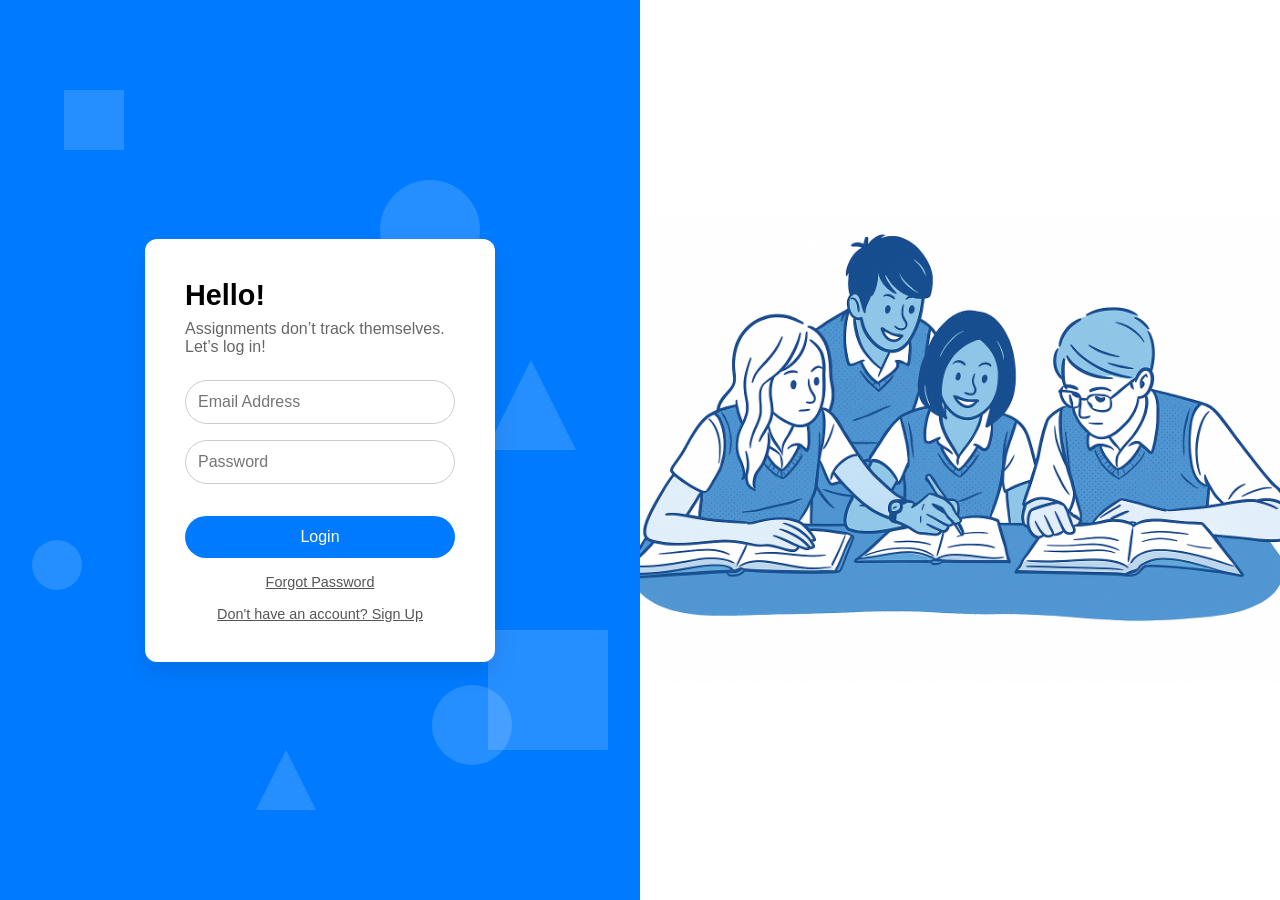
<file: index.html>
<!DOCTYPE html>
<html lang="en">
<head>
  <meta charset="UTF-8" />
  <meta name="viewport" content="width=device-width, initial-scale=1.0">
  <title>Login Sistem Manajemen Belajar</title>
  <link rel="stylesheet" href="/css/index.css">
</head>
<body>
  <div class="left-section">
    <!-- Background Shapes -->
    <div class="shape square" style="--size: 60px; top: 10%; left: 10%;"></div>
    <div class="shape square" style="--size: 100px; top: 30%; left: 25%;"></div>
    <div class="shape circle" style="--size: 80px; bottom: 15%; right: 20%;"></div>
    <div class="shape circle" style="--size: 50px; top: 60%; left: 5%;"></div>
    <div class="shape triangle" style="--size: 90px; top: 40%; right: 10%;"></div>
    <div class="shape triangle" style="--size: 60px; bottom: 10%; left: 40%;"></div>
    <div class="shape square" style="--size: 120px; top: 70%; right: 5%;"></div>
    <div class="shape circle" style="--size: 100px; top: 20%; right: 25%;"></div>

    <!-- Login Box -->
    <div class="login-box">
      <h2>Hello!</h2>
      <p>Assignments don’t track themselves. Let’s log in!</p>
      <form id="loginForm">
        <div class="input-group">
          <input type="email" id="email" placeholder="Email Address" required />
        </div>
        <div class="input-group">
          <input type="password" id="password" placeholder="Password" required />
        </div>
        <button class="login-btn" type="submit">Login</button>
        <div class="forgot">Forgot Password</div>
      </form>
      <div class="signup" id="signupLink">Don't have an account? Sign Up</div>
    </div>
  </div>

  <div class="right-section">
    <img src="/image/Login image.png" alt="Login Illustration" style="width: 200%; max-width: 700px;">
  </div>

  <!-- JavaScript -->
  <script src="/javascript/index.js"></script>
  <script src="/javascript/auth.js"></script>
</body>
</html>
</file>
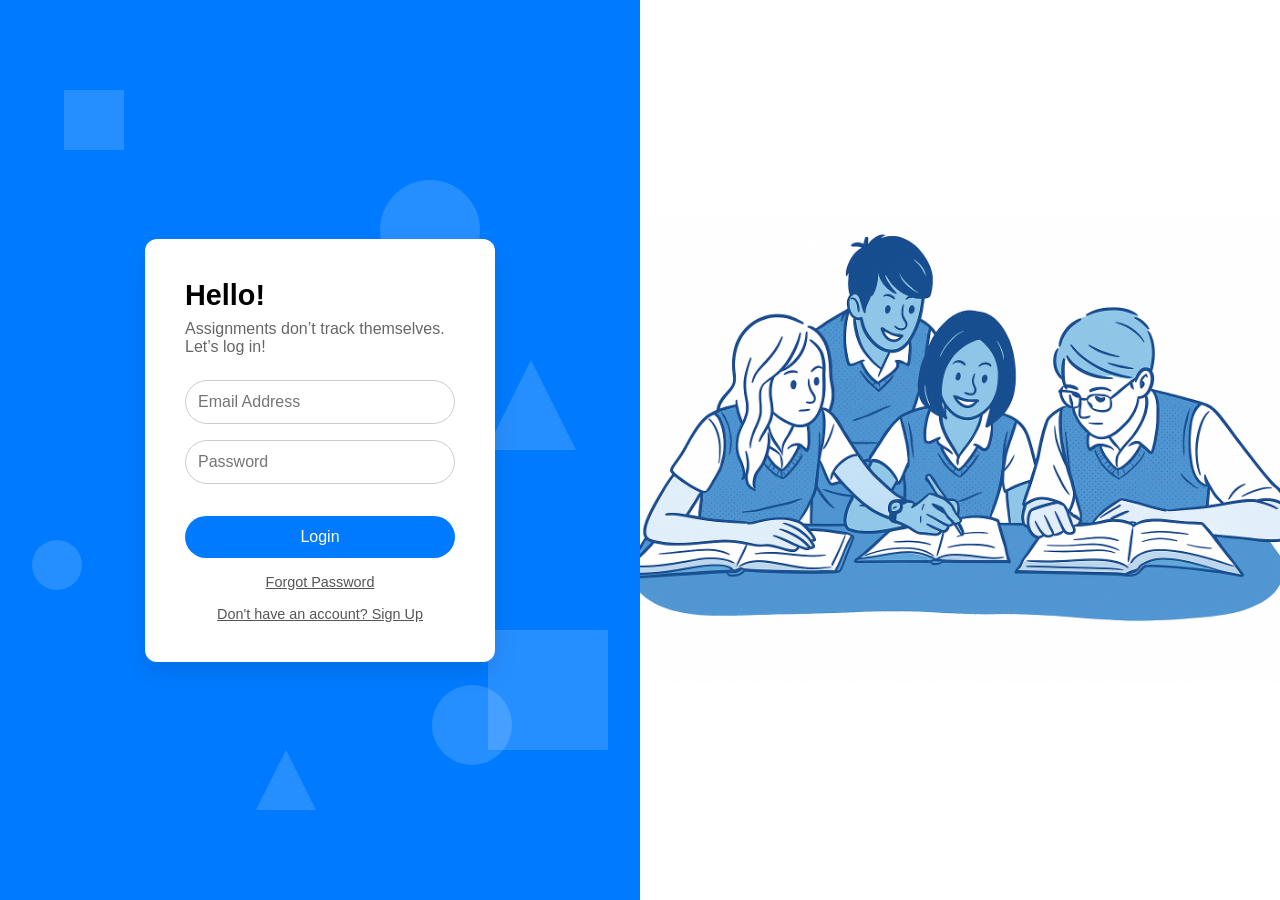
<file: assignment.html>
<!DOCTYPE html>
<html lang="en">
<head>
  <meta charset="UTF-8" />
  <title>Assignment Detail</title>
  <link rel="stylesheet" href="/css/assignment.css" />
  <link rel="stylesheet" href="/css/subject.css" /> 
  <link rel="stylesheet" href="https://cdnjs.cloudflare.com/ajax/libs/font-awesome/6.0.0/css/all.min.css" />
  <style>
    .subtask-item {
      display: flex;
      align-items: center;
      gap: 10px;
      padding: 8px 12px;
      background: #fff;
      border: 1px solid #ccc;
      border-radius: 8px;
      margin: 8px 0;
      font-weight: 500;
    }
    .subtask-item input[type="checkbox"] {
      width: 20px;
      height: 20px;
    }
  </style>
</head>
<body>

  <!-- Navbar -->
  <div class="navbar">
    <div class="logo-container">
      <img src="/image/EduTrack.png" alt="EduTrack Logo" class="logo-img">
    </div>
    <div class="user-actions">
      <button id="notifBtn"><i class="fas fa-bell"></i></button>
      <div class="popup notif-popup hidden" id="notifPopup">
        <div id="notifContent">No upcoming assignments</div>
      </div>
      <div id="userBtn">
        <div class="user-icon"><i class="fas fa-user"></i></div>
        <span id="currentUserName">User</span>
      </div>
      <div class="popup user-popup hidden" id="userPopup">
        <button id="userSettingsBtn">User Settings</button>
        <button id="aboutBtn">About</button>
        <button id="logoutBtn">Logout</button>
      </div>
    </div>
  </div>

  <!-- Kontainer Assignment -->
  <div class="assignment-container">
    <!-- Tombol Back -->
    <div class="assignment-header">
      <button class="back-button" onclick="window.location.href='subject.html'">&#x3C;</button>
    </div>

    <!-- Assignment Title -->
    <h2 id="assignmentTitle">[Assignment]</h2>

    <!-- Input Subtask -->
    <input type="number" id="taskCount" placeholder="Jumlah nomor subtask" />
    <button onclick="generateSubtasks()">Buat Subtask</button>
    <button onclick="deleteAllSubtasks()" style="background-color:#dc2626;">Hapus Semua</button>

    <!-- Subtask Box -->
    <div id="subtasks"></div>
    <div id="progressBar"><div id="progress"></div></div>
  </div>

  <script>
    const assignment = JSON.parse(sessionStorage.getItem("currentAssignment"));
    if (!assignment) {
      alert("Assignment tidak ditemukan.");
      window.location.href = "subject.html";
    }

    document.getElementById("assignmentTitle").innerText =
      `${assignment.name} - Deadline: ${assignment.deadline}`;

    document.addEventListener("DOMContentLoaded", () => {
      const fullName = sessionStorage.getItem("currentUserName") || "User";
      document.getElementById("currentUserName").textContent = fullName;
      document.getElementById("logoutBtn").addEventListener("click", () => {
        sessionStorage.clear();
        window.location.href = "index.html";
      });

      document.getElementById("notifBtn").addEventListener("click", () => {
        document.getElementById("notifPopup").classList.toggle("hidden");
        document.getElementById("userPopup").classList.add("hidden");
        loadNotifications();
      });

      document.getElementById("userBtn").addEventListener("click", () => {
        document.getElementById("userPopup").classList.toggle("hidden");
        document.getElementById("notifPopup").classList.add("hidden");
      });

      document.addEventListener("click", (e) => {
        if (!e.target.closest("#userBtn") && !e.target.closest("#userPopup")) {
          document.getElementById("userPopup").classList.add("hidden");
        }
        if (!e.target.closest("#notifBtn") && !e.target.closest("#notifPopup")) {
          document.getElementById("notifPopup").classList.add("hidden");
        }
      });

      loadSubtasks();
      loadNotifications();
    });

    const subtasksContainer = document.getElementById("subtasks");
    const progressBar = document.getElementById("progress");

    async function loadSubtasks() {
      try {
        const res = await fetch(`http://localhost:5000/subtasks/${assignment.id}`, {
          credentials: "include"
        });
        const subtasks = await res.json();
        if (res.ok) {
          renderSubtasks(subtasks);
        } else {
          alert("Gagal memuat subtasks.");
        }
      } catch (err) {
        console.error("Gagal load subtasks:", err);
      }
    }

    function renderSubtasks(subtasks) {
      subtasksContainer.innerHTML = "";
      let checked = 0;

      subtasks.forEach(sub => {
        const item = document.createElement("div");
        item.className = "subtask-item";
        item.innerHTML = `
          <input type="checkbox" id="sub-${sub.id}" ${sub.is_checked ? "checked" : ""}>
          <label for="sub-${sub.id}">${sub.name}</label>
        `;
        const checkbox = item.querySelector("input");
        checkbox.addEventListener("change", () => toggleSubtask(sub.id, checkbox.checked));
        subtasksContainer.appendChild(item);
        if (sub.is_checked) checked++;
      });

      const percent = subtasks.length === 0 ? 0 : Math.round((checked / subtasks.length) * 100);
      progressBar.style.width = percent + "%";
    }

    async function toggleSubtask(id, value) {
      try {
        await fetch(`http://localhost:5000/subtasks/${id}`, {
          method: "PUT",
          credentials: "include",
          headers: { "Content-Type": "application/json" },
          body: JSON.stringify({ is_checked: value })
        });
        loadSubtasks();
      } catch (err) {
        alert("Gagal update checklist.");
      }
    }

    async function generateSubtasks() {
      const count = parseInt(document.getElementById("taskCount").value);
      if (!count || count < 1) return alert("Jumlah tidak valid");

      let existing = [];
      try {
        const res = await fetch(`http://localhost:5000/subtasks/${assignment.id}`, { credentials: "include" });
        if (res.ok) existing = await res.json();
      } catch (err) {
        console.error("Gagal validasi:", err);
      }

      const existingNames = existing.map(e => e.name);
      let created = 0;

      for (let i = 1; i <= count; i++) {
        const name = `Nomor ${i}`;
        if (existingNames.includes(name)) continue;

        const res = await fetch(`http://localhost:5000/subtasks/${assignment.id}`, {
          method: "POST",
          credentials: "include",
          headers: { "Content-Type": "application/json" },
          body: JSON.stringify({ name })
        });

        if (res.ok) created++;
      }

      if (created === 0) alert("Semua subtask sudah ada.");
      loadSubtasks();
    }

    async function deleteAllSubtasks() {
      if (!confirm("Yakin ingin menghapus semua subtask?")) return;

      try {
        const res = await fetch(`http://localhost:5000/subtasks/${assignment.id}`, {
          method: "DELETE",
          credentials: "include"
        });
        const data = await res.json();
        if (res.ok) alert(data.message || "Berhasil dihapus.");
        else alert(data.error || "Gagal hapus.");
        loadSubtasks();
      } catch (err) {
        alert("Gagal menghubungi server.");
      }
    }

    async function loadNotifications() {
      const container = document.getElementById("notifContent");
      container.innerHTML = "";
      try {
        const res = await fetch("http://localhost:5000/subjects", { credentials: "include" });
        const subjects = await res.json();
        const assignments = [];

        for (let subject of subjects) {
          const r = await fetch(`http://localhost:5000/assignments/${subject.id}`, { credentials: "include" });
          const data = await r.json();
          if (r.ok) {
            data.forEach(a => a.subjectName = subject.name);
            assignments.push(...data);
          }
        }

        const now = new Date();
        const upcoming = assignments.filter(a => new Date(a.deadline) >= now);
        if (upcoming.length === 0) {
          container.innerHTML = "<p>No upcoming assignments</p>";
          return;
        }

        upcoming.sort((a, b) => new Date(a.deadline) - new Date(b.deadline));
        upcoming.forEach(a => {
          const p = document.createElement("p");
          p.textContent = `${a.name} - ${a.subjectName} (due ${new Date(a.deadline).toLocaleDateString()})`;
          container.appendChild(p);
        });
      } catch (err) {
        container.innerHTML = "<p>Gagal memuat notifikasi</p>";
      }
    }
  </script>
</body>
</html>
</file>
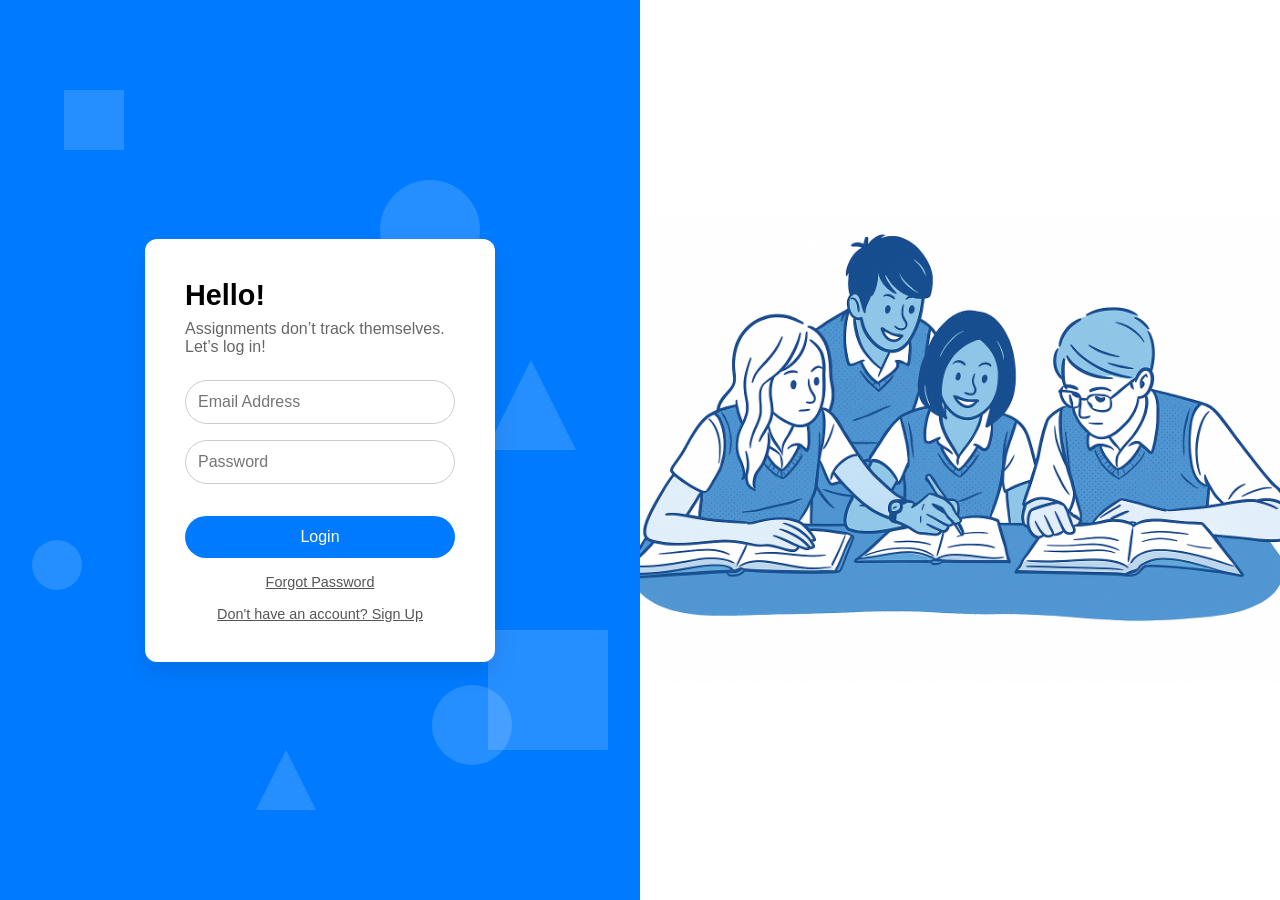
<file: dashboard.html>
<!DOCTYPE html>
<html lang="en">
<head>
  <meta charset="UTF-8" />
  <meta name="viewport" content="width=device-width, initial-scale=1.0"/>
  <title>Dashboard - Sistem Manajemen Belajar</title>
  <link rel="stylesheet" href="/css/dashboard.css">
  <link rel="stylesheet" href="https://cdnjs.cloudflare.com/ajax/libs/font-awesome/6.0.0/css/all.min.css">
</head>
<body>
  <!-- Navbar -->
  <div class="navbar">
    <div class="logo-container">
      <img src="/image/EduTrack.png" alt="EduTrack Logo" class="logo-img">
    </div>
    <div class="user-actions">
      <button id="notifBtn"><i class="fas fa-bell"></i></button>
      <div class="popup notif-popup hidden" id="notifPopup">
        <div id="notifContent">No upcoming assignments</div>
      </div>
      <div id="userBtn">
        <div class="user-icon"><i class="fas fa-user"></i></div>
        <span id="currentUserName">User</span>
      </div>
      <div class="popup user-popup hidden" id="userPopup">
        <button id="userSettingsBtn">User Settings</button>
        <button id="aboutBtn">About</button>
        <button id="logoutBtn">Logout</button>
      </div>
    </div>
  </div>  

  <!-- Top Bar -->
  <div class="top-bar">
    <button id="showInputBtn" class="btn add-btn">Add Subject</button>
    <button id="removeBtn" class="btn remove-btn">Delete Subject</button>
  </div>

  <div class="dashboard-label" id="dashboardGreeting"><b>Hello there, User</b></div>
  <hr class="divider">

  <div class="dashboard-content">
    <div id="subjectsContainer" class="subjects-container"></div>

    <div class="dashboard-progress">
      <div class="progress-title">Your Progress</div>
      <div id="dashboardProgressList"></div>
    </div>

    <div class="dashboard-todo">
      <div class="todo-title">To do</div>
      <div id="dashboardTodoList"></div>
    </div>
  </div>

  <div id="modal" class="modal hidden">
    <div class="modal-content">
      <h3>Add New Subject</h3>
      <input type="text" id="subjectInput" placeholder="Enter subject name">
      <div id="alertBox" class="alert hidden">Nama subject tidak boleh kosong!</div>
      <div class="modal-actions">
        <button id="insertBtn" class="btn add-btn">Insert Subject</button>
        <button id="cancelBtn" class="btn cancel-btn">Cancel</button>
      </div>
    </div>
  </div>

  <div id="removeModal" class="modal hidden">
    <div class="modal-content">
      <h3>Select the Subject You Want to Delete</h3>
      <div id="removeSubjectList" class="subjects-container"></div>
      <div class="modal-actions">
        <button id="confirmRemoveBtn" class="btn remove-btn" disabled>Delete</button>
        <button id="cancelRemoveBtn" class="btn cancel-btn">Cancel</button>
      </div>
    </div>
  </div>

  <div id="confirmModal" class="modal hidden">
    <div class="modal-content">
      <h3 id="confirmText">Are you sure you want to delete this subject?</h3>
      <div class="modal-actions">
        <button id="finalRemoveBtn" class="btn remove-btn">Delete</button>
        <button id="cancelFinalBtn" class="btn cancel-btn">Cancel</button>
      </div>
    </div>
  </div>

  <div id="successModal" class="modal hidden">
    <div class="modal-content" style="text-align:center;">
      <img src="/image/Success.png" alt="Success" style="width:100px;height:94px;">
      <p id="successMessage">Berhasil!</p>
      <button class="btn add-btn" id="successCloseBtn">OK</button>
    </div>
  </div>

  <script>
    document.addEventListener("DOMContentLoaded", function () {
      const name = sessionStorage.getItem("currentUserName") || "User";
      const nameTarget = document.getElementById("dashboardGreeting");
      const nameSpan = document.getElementById("currentUserName");
      if (nameTarget) nameTarget.innerHTML = `<b>Hello there, ${name}</b>`;
      if (nameSpan) nameSpan.textContent = name;
    });
  </script>
  <script src="/javascript/dashboard.js"></script>
</body>
</html>
</file>
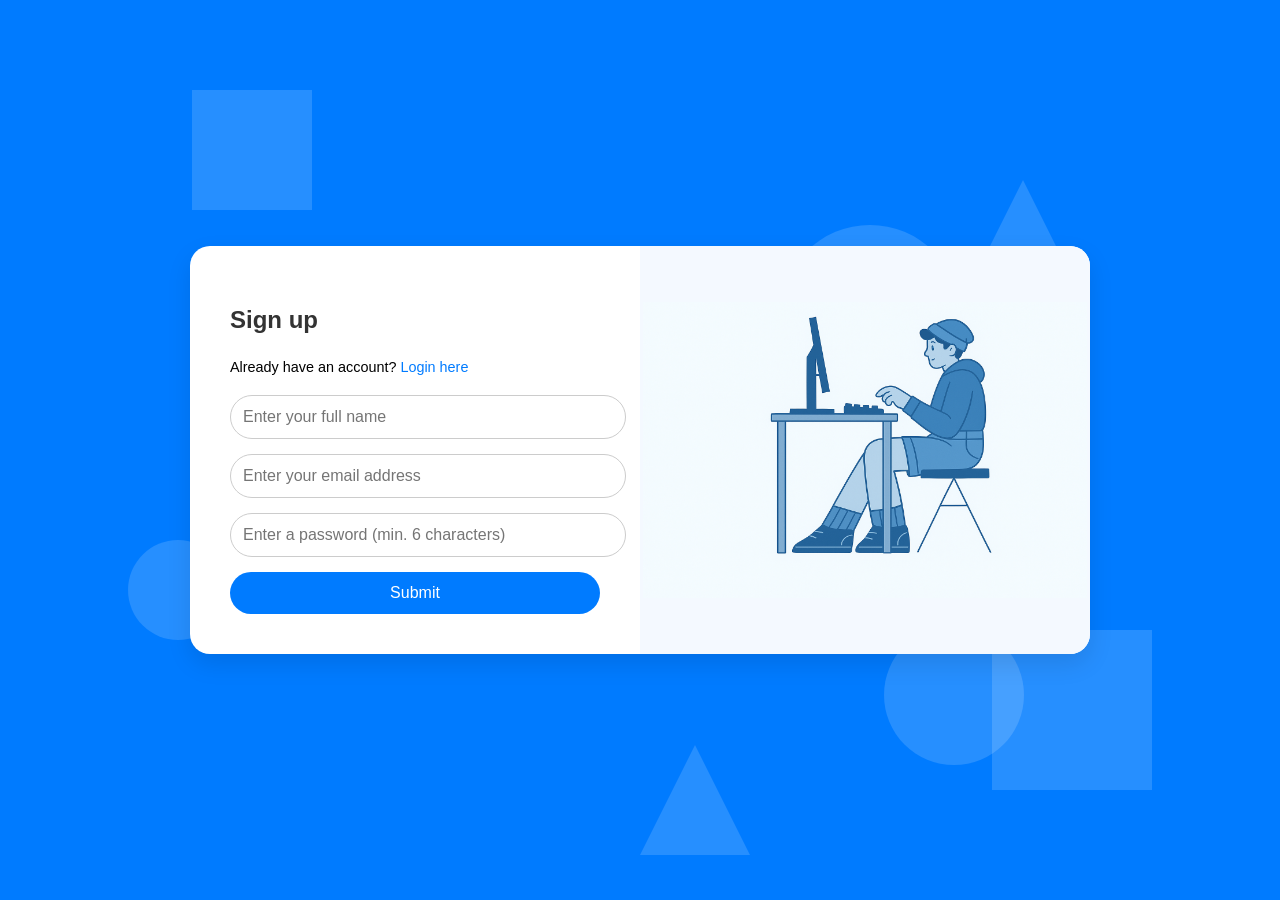
<file: signup.html>
<!DOCTYPE html>
<html lang="en">
<head>
  <meta charset="UTF-8" />
  <meta name="viewport" content="width=device-width, initial-scale=1.0" />
  <title>Sign Up - Learning Manager</title>
  <link rel="stylesheet" href="/css/signup.css">
</head>
<body>
  <!-- Animated Shapes -->
  <div class="shape square" style="--size: 120px; top: 10%; left: 15%;"></div>
  <div class="shape square" style="--size: 90px; top: 40%; left: 70%;"></div>
  <div class="shape circle" style="--size: 140px; bottom: 15%; right: 20%;"></div>
  <div class="shape circle" style="--size: 100px; top: 60%; left: 10%;"></div>
  <div class="shape triangle" style="--size: 130px; top: 20%; right: 15%;"></div>
  <div class="shape triangle" style="--size: 110px; bottom: 5%; left: 50%;"></div>
  <div class="shape square" style="--size: 160px; top: 70%; right: 10%;"></div>
  <div class="shape circle" style="--size: 180px; top: 25%; right: 25%;"></div>

  <!-- Signup Container -->
  <div class="signup-container">
    <div class="form-section">
      <h2>Sign up</h2>
      <p>Already have an account? <a href="index.html">Login here</a></p>
      <form id="signupForm">
        <input type="text" id="name" placeholder="Enter your full name" required />
        <input type="email" id="email" placeholder="Enter your email address" required />
        <input type="password" id="password" placeholder="Enter a password (min. 6 characters)" required />
        <button type="submit">Submit</button>
      </form>
    </div>
    <div class="illustration-section">
      <img src="/image/Sign Up image.png" alt="Signup Illustration" style="width: 120%; max-width: 700px;" />
    </div>
  </div>

  <!-- Script -->
  <script src="/javascript/signup.js"></script>
</body>
</html>
</file>
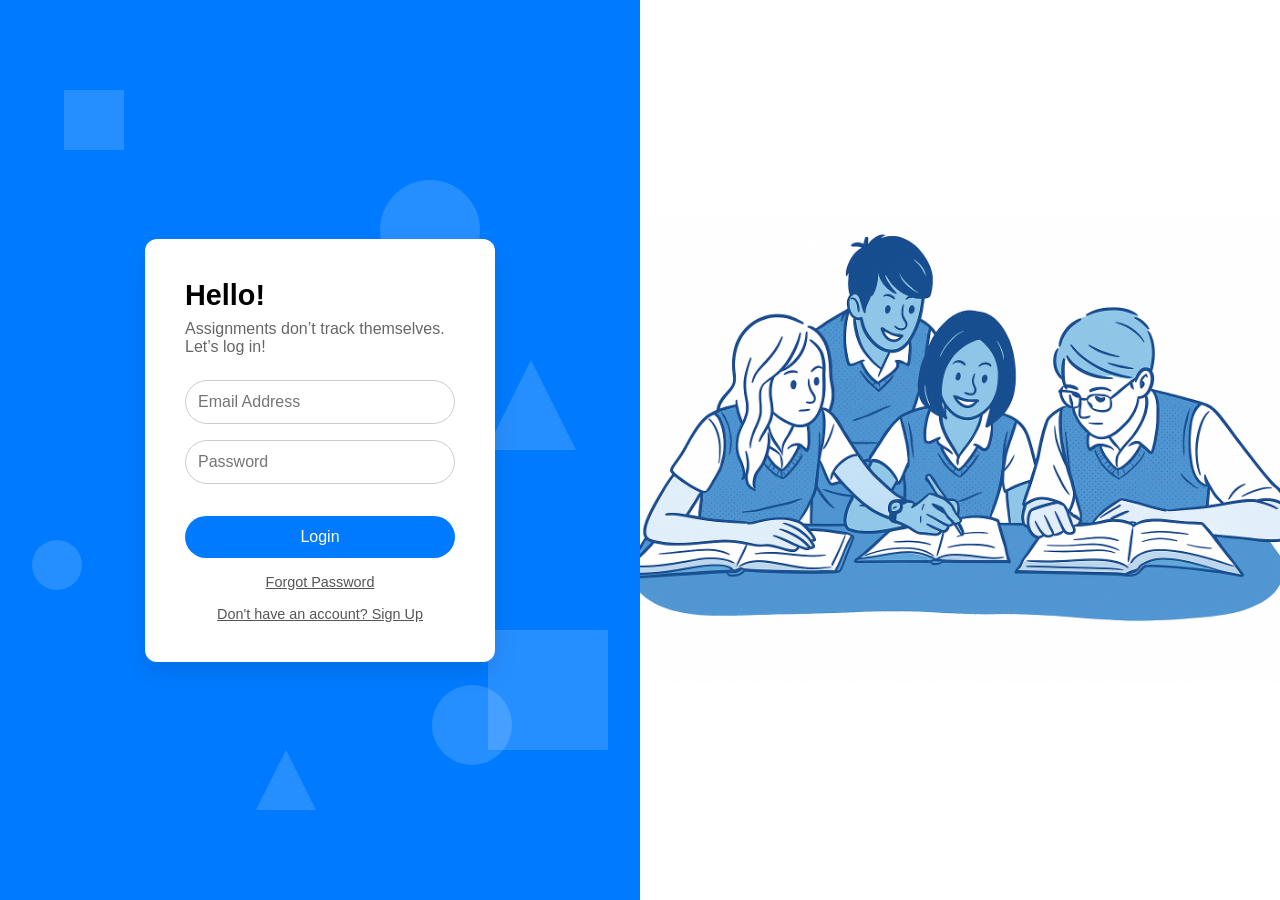
<file: subject.html>
<!DOCTYPE html>
<html lang="en">
<head>
  <meta charset="UTF-8" />
  <meta name="viewport" content="width=device-width, initial-scale=1.0" />
  <title>Subject Page</title>
  <link rel="stylesheet" href="/css/subject.css" />
  <link rel="stylesheet" href="/css/dashboard.css" />
  <link rel="stylesheet" href="https://cdnjs.cloudflare.com/ajax/libs/font-awesome/6.0.0/css/all.min.css" />
</head>
<body>

  <!-- Navbar -->
  <div class="navbar">
    <div class="logo-container">
      <img src="/image/EduTrack.png" alt="EduTrack Logo" class="logo-img">
    </div>
    <div class="user-actions">
      <button id="notifBtn"><i class="fas fa-bell"></i></button>
      <div class="popup notif-popup hidden" id="notifPopup">
        <div id="notifContent">No upcoming assignments</div>
      </div>
      <div id="userBtn">
        <div class="user-icon"><i class="fas fa-user"></i></div>
        <span id="currentUserName">User</span>
      </div>
      <div class="popup user-popup hidden" id="userPopup">
        <button id="userSettingsBtn">User Settings</button>
        <button id="aboutBtn">About</button>
        <button id="logoutBtn">Logout</button>
      </div>
    </div>
  </div>

  <div class="content">
    <div class="main">
      <div class="highlight" id="highlightBox"></div>

      <div class="subject-header">
        <button class="back-button" onclick="window.location.href='dashboard.html'">&#x3C;</button>
        <div class="subject-title" id="subjectTitle">[Subject]</div>
        <div></div>
      </div>

      <div class="assignment-list" id="assignmentList"></div>
    </div>

    <div class="todo">
      <div class="todo-title">To do</div>
      <div id="todoList"></div>
    </div>
  </div>

  <div class="modal hidden" id="assignmentModal">
    <div class="modal-content">
      <h3>Add New Assignment</h3>
      <input type="text" id="assignmentInput" placeholder="Enter assignment name" />
      <input type="date" id="assignmentDate" />
      <div class="button-row">
        <button class="insert-btn" onclick="addAssignment()">Insert</button>
        <button class="cancel-btn" onclick="closeModal()">Cancel</button>
      </div>
    </div>
  </div>

  <div id="assignmentContextMenu" class="popup hidden">
    <input type="text" id="renameInput" placeholder="Rename assignment" />
    <button onclick="renameAssignment()">Rename</button>
    <button onclick="deleteAssignment()">Delete</button>
  </div>

  <div id="customAlert" class="custom-alert hidden"></div>

  <script src="/javascript/subject.js"></script>
</body>
</html>
</file>
<file: css/index.css>
* {
      box-sizing: border-box;
      font-family: 'Segoe UI', Tahoma, Geneva, Verdana, sans-serif;
      margin: 0;
      padding: 0;
}  

body {
      margin: 0;
      font-family: 'Segoe UI', Tahoma, Geneva, Verdana, sans-serif;
      display: flex;
      height: 100vh;
      overflow: hidden;
    }
    .left-section {
      flex: 1;
      background: #007bff;
      display: flex;
      justify-content: center;
      align-items: center;
      position: relative;
      overflow: hidden;
    }
    .right-section {
      flex: 1;
      background: #ffffff;
      display: flex;
      justify-content: center;
      align-items: center;
    }
    .right-section img {
      width: 70%;
      max-width: 400px;
    }
    .login-box {
      background: #fff;
      padding: 2.5rem;
      border-radius: 12px;
      box-shadow: 0 10px 25px rgba(0, 0, 0, 0.1);
      width: 100%;
      max-width: 350px;
      background-color: #ffffff;
      z-index: 2;
    }
    .login-box h2 {
      margin: 0 0 0.5rem;
      font-size: 1.8rem;
      color: #000;
    }
    .login-box p {
      margin-bottom: 1.5rem;
      color: #666;
    }
    .input-group {
      margin-bottom: 1rem;
    }
    .input-group input {
      width: 100%;
      padding: 12px;
      border: 1px solid #ccc;
      border-radius: 25px;
      outline: none;
      font-size: 1rem;
    }
    .login-btn {
      width: 100%;
      padding: 12px;
      background: #007bff;
      border: none;
      border-radius: 25px;
      color: #fff;
      font-size: 1rem;
      cursor: pointer;
      margin-top: 1rem;
    } 
    .login-btn:hover {
      background: #A3DCFF;
      color: #3B0FFF;
      font-size: 1.1rem;
      transform: scale(1.1);
      transition: all 0.3s ease;
    }
    .forgot, .signup {
      text-align: center;
      margin-top: 1rem;
      font-size: 0.9rem;
      color: #555;
      text-decoration: underline;
      cursor: pointer;
    }

    .shape {
      position: absolute;
      opacity: 0.15;
      animation: float 25s ease-in-out infinite;
    }
    .square, .circle, .triangle {
      background: #ffffff;
    }
    .square {
      width: var(--size);
      height: var(--size);
    }
    .circle {
      width: var(--size);
      height: var(--size);
      border-radius: 50%;
    }
    .triangle {
      width: 0;
      height: 0;
      border-left: calc(var(--size) / 2) solid transparent;
      border-right: calc(var(--size) / 2) solid transparent;
      border-bottom: var(--size) solid #ffffff;
      background: none;
    }
    @keyframes float {
      0% {
        transform: translateY(0) rotate(0deg);
      }
      50% {
        transform: translateY(-30px) rotate(180deg);
      }
      100% {
        transform: translateY(0) rotate(360deg);
      }
    }
</file>
<file: css/assignment.css>
/* === GLOBAL RESET === */
body {
  margin: 0;
  font-family: 'Segoe UI', sans-serif;
  padding: 0;
  background-color: #f9f9f9;
}

/* === WRAPPER UNTUK KONTEN ASSIGNMENT === */
.assignment-container {
  margin: 0 40px;
}

/* === NAVBAR === */
.navbar {
  background: white;
  padding: 5px 40px;
  display: flex;
  justify-content: space-between;
  align-items: center;
  border-bottom: 1px solid #ddd;
}

.user-actions {
  display: flex;
  align-items: center;
  gap: 1rem;
  position: relative;
}

#notifBtn {
  width: 45px;
  height: 45px;
  border-radius: 50%;
  border: none;
  background-color: #d9d9d9;
  display: flex;
  align-items: center;
  justify-content: center;
  font-size: 20px;
  cursor: pointer;
}

#userBtn {
  display: flex;
  align-items: center;
  background-color: #d9d9d9;
  border-radius: 16px;
  padding: 8px 12px;
  font-weight: bold;
  color: white;
  font-size: 16px;
  cursor: pointer;
  gap: 10px;
}

#userBtn .user-icon {
  background-color: black;
  width: 32px;
  height: 32px;
  border-radius: 50%;
  display: flex;
  align-items: center;
  justify-content: center;
}

#userBtn .user-icon i {
  color: white;
  font-size: 14px;
}

/* === POPUPS === */
.popup {
  position: absolute;
  top: 64px;
  background-color: white;
  border: 1px solid #ccc;
  border-radius: 12px;
  padding: 12px;
  min-width: 220px;
  box-shadow: 0 8px 16px rgba(0,0,0,0.1);
  z-index: 1000;
  animation: slideDown 0.3s ease forwards;
}

.popup button {
  background: none;
  border: none;
  text-align: left;
  padding: 10px 14px;
  font-size: 15px;
  cursor: pointer;
  width: 100%;
  border-radius: 8px;
  transition: background-color 0.2s ease;
  color: #333;
}

.popup button:hover {
  background-color: #f0f0f0;
}

#notifPopup {
  right: 72px;
}

#userPopup {
  right: 0;
}

.popup p {
  margin: 0;
  padding: 6px 0;
  font-size: 14px;
  color: #333;
}

.hidden {
  display: none;
}

/* === TOMBOL BACK LINGKARAN (SAMA PERSIS DENGAN SUBJECT) === */
.assignment-header {
  margin-top: 24px;
}

.back-button {
  width: 45px;
  height: 45px;
  border-radius: 50%;
  background-color: #CBCBCB;
  color: white;
  font-size: 28px;
  font-weight: bold;
  border: none;
  cursor: pointer;
  box-shadow: 1px 1px 6px rgba(0, 0, 0, 0.2);
  transition: transform 0.2s ease;
  margin-top: 20px;
  align-self: flex-start;
}

.back-button:hover {
  transform: translateY(-4px);
}

/* === ASSIGNMENT TITLE & FORM === */
.assignment-container h2 {
  margin: 24px 0 20px 0;
  color: #333;
}

.assignment-container input[type="number"] {
  padding: 10px;
  font-size: 1rem;
  margin-right: 10px;
  border: 1px solid #ccc;
  border-radius: 6px;
  width: 200px;
}

.assignment-container button {
  padding: 10px 16px;
  font-size: 1rem;
  background-color: #3B0FFF;
  color: white;
  border: none;
  border-radius: 6px;
  cursor: pointer;
}

/* === SUBTASK BOXES === */
.box {
  display: inline-block;
  padding: 12px 16px;
  margin: 8px;
  border: 2px solid #ccc;
  border-radius: 8px;
  cursor: pointer;
  background-color: white;
  transition: background-color 0.2s ease, border-color 0.2s ease;
  font-weight: bold;
  animation: slideInSubtask 0.3s ease;
}

.box.checked {
  background-color: #90ee90;
  border-color: #58b658;
}

/* === PROGRESS BAR === */
#progressBar {
  width: 100%;
  height: 24px;
  background: #ddd;
  border-radius: 12px;
  margin-top: 24px;
  overflow: hidden;
}

#progress {
  height: 100%;
  width: 0%;
  background: linear-gradient(to right, #3B0FFF, #00d4ff);
  transition: width 0.3s ease;
}

button.back-button {
  background-color: #CBCBCB !important;
  color: white !important;
}

/* === CUSTOM ALERT BOX === */
.custom-alert {
  position: fixed;
  top: 20px;
  left: 50%;
  transform: translateX(-50%);
  background-color: #fef3c7;
  color: #92400e;
  border: 1px solid #fcd34d;
  padding: 12px 20px;
  border-radius: 8px;
  font-size: 15px;
  box-shadow: 0 2px 6px rgba(0,0,0,0.1);
  z-index: 9999;
  animation: fadeSlideDown 0.3s ease forwards;
}

/* === ANIMASI === */
@keyframes slideDown {
  from {
    opacity: 0;
    transform: translateY(-10px);
  }
  to {
    opacity: 1;
    transform: translateY(0);
  }
}

@keyframes slideInSubtask {
  from {
    opacity: 0;
    transform: translateX(40px);
  }
  to {
    opacity: 1;
    transform: translateX(0);
  }
}

@keyframes fadeSlideDown {
  from {
    opacity: 0;
    transform: translate(-50%, -20px);
  }
  to {
    opacity: 1;
    transform: translate(-50%, 0);
  }
}

.logo-container {
  display: flex;
  left: 1rem;
  align-items: center;
  height: 50px;
}

.logo-img {
  height: 60px;
  object-fit: contain;
  left: 10rem;
}
</file>
<file: css/subject.css>
* {
  box-sizing: border-box;
  font-family: 'Segoe UI', sans-serif;
  margin: 0;
  padding: 0;
}

body {
  background: #f5f5f5;
  display: flex;
  flex-direction: column;
  height: 100vh;
}

/* === NAVBAR === */
.navbar {
  background: white;
  padding: 5px;
  display: flex;
  justify-content: space-between;
  align-items: center;
  border-bottom: 1px solid #ddd;
  position: relative;
  z-index: 10;
}

.user-actions {
  display: flex;
  align-items: center;
  gap: 1rem;
  position: relative;
}

#notifBtn {
  width: 45px;
  height: 45px;
  border-radius: 50%;
  border: none;
  background-color: #d9d9d9;
  display: flex;
  align-items: center;
  justify-content: center;
  font-size: 20px;
  cursor: pointer;
}

#userBtn {
  display: flex;
  align-items: center;
  background-color: #d9d9d9;
  border-radius: 16px;
  padding: 8px 12px;
  font-weight: bold;
  color: white;
  font-size: 16px;
  cursor: pointer;
  gap: 10px;
}

#userBtn .user-icon {
  background-color: black;
  width: 32px;
  height: 32px;
  border-radius: 50%;
  display: flex;
  align-items: center;
  justify-content: center;
}

#userBtn .user-icon i {
  color: white;
  font-size: 14px;
}

.popup {
  position: absolute;
  top: 64px;
  background-color: white;
  border: 1px solid #ccc;
  border-radius: 12px;
  padding: 12px;
  min-width: 220px;
  box-shadow: 0 8px 16px rgba(0,0,0,0.1);
  z-index: 9999;
  animation: slideDown 0.3s ease forwards;
}

.popup button {
  background: none;
  border: none;
  text-align: left;
  padding: 10px 14px;
  font-size: 15px;
  cursor: pointer;
  width: 100%;
  border-radius: 8px;
  transition: background-color 0.2s ease;
}

.popup button:hover {
  background-color: #f0f0f0;
}

#notifPopup {
  right: 72px;
}

#userPopup {
  right: 0;
}

.popup p {
  margin: 0;
  padding: 6px 0;
  font-size: 14px;
}

.hidden {
  display: none !important;
}

/* === LAYOUT === */
.content {
  flex: 1;
  display: flex;
}

.main {
  flex: 2;
  padding: 20px 40px;
  display: flex;
  flex-direction: column;
}

.highlight {
  background-color: #d9a9ff;
  height: 160px;
  border-radius: 8px;
  margin-bottom: 0;
}

/* === HEADER SUBJECT === */
.subject-header {
  background: white;
  display: flex;
  justify-content: space-between;
  align-items: center;
  padding: 16px;
  border-bottom: 1px solid #ddd;
}

.subject-title {
  font-size: 20px;
  font-weight: 600;
}

/* === BACK BUTTON === */
.back-button {
  width: 45px;
  height: 45px;
  border-radius: 50%;
  background-color: #CBCBCB;
  color: white;
  font-size: 28px;
  font-weight: bold;
  border: none;
  cursor: pointer;
  box-shadow: 1px 1px 6px rgba(0, 0, 0, 0.2);
  margin-top: 20px;
  align-self: flex-start;
  transition: transform 0.2s ease;
}

.back-button:hover {
  transform: translateY(-4px);
}

/* === ASSIGNMENT LIST === */
.assignment-list {
  flex: 1;
  display: flex;
  flex-direction: column;
  gap: 16px;
  padding-top: 20px;
}

.assignment-card {
  background: white;
  border-radius: 10px;
  padding: 16px;
  box-shadow: 4px 4px 10px rgba(0, 0, 0, 0.1);
  display: flex;
  flex-direction: column;
  position: relative;
}

.assignment-card .title {
  font-weight: bold;
  margin-bottom: 4px;
  color: #111;
}

.assignment-card .subtitle {
  color: #777;
  font-size: 14px;
}

.assignment-card .footer {
  display: flex;
  justify-content: space-between;
  margin-top: 12px;
  font-size: 13px;
  color: #777;
}

.add-button {
  width: 45px;
  height: 45px;
  border-radius: 50%;
  background-color: #3B0FFF;
  color: white;
  font-size: 28px;
  font-weight: bold;
  border: none;
  cursor: pointer;
  box-shadow: 1px 1px 6px rgba(0, 0, 0, 0.2);
  margin-top: 20px;
  align-self: flex-start;
  transition: transform 0.2s ease;
}

.add-button:hover {
  transform: translateY(-4px);
}

/* === MODAL TAMBAH ASSIGNMENT === */
.modal {
  position: fixed;
  top: 0; left: 0; right: 0; bottom: 0;
  background: rgba(0,0,0,0.5);
  display: none;
  align-items: center;
  justify-content: center;
  z-index: 1000;
}

.modal-content {
  background: white;
  padding: 24px;
  border-radius: 10px;
  min-width: 320px;
  box-shadow: 0 4px 10px rgba(0,0,0,0.2);
  opacity: 0;
  transform: translateY(50px);
  transition: opacity 0.35s ease, transform 0.35s ease;
}

.modal-content h3 {
  margin-bottom: 16px;
  text-align: center;
}

.modal-content input {
  width: 100%;
  padding: 10px;
  margin-bottom: 12px;
  border-radius: 6px;
  border: 1px solid #ccc;
}

.modal-content .button-row {
  display: flex;
  justify-content: space-between;
}

.modal-content button {
  flex: 1;
  padding: 10px 16px;
  border: none;
  border-radius: 6px;
  font-weight: bold;
  cursor: pointer;
}

.insert-btn {
  background: #3b00ff;
  color: white;
  margin-right: 8px;
}

.cancel-btn {
  background: #f3f3f3;
  color: #333;
}

/* === TO DO LIST === */
.todo {
  flex: 1;
  max-width: 320px;
  background: white;
  padding: 1rem;
  border-radius: 12px;
  box-shadow: 0 2px 10px rgba(0, 0, 0, 0.05);
  border-left: 1px solid #e5e7eb;
  height: fit-content;
  align-self: flex-start;
  animation: slideInTodo 0.2s ease-out;
  margin-top: 24px;
  margin-right: 24px;
}

.todo-title {
  font-size: 18px;
  color: #999;
  font-weight: 600;
  margin-bottom: 16px;
}

.todo-card {
  background: #fff;
  border-radius: 8px;
  padding: 10px;
  box-shadow: 1px 1px 5px rgba(0, 0, 0, 0.08);
  margin-bottom: 12px;
}

.todo-card h5 {
  margin-bottom: 4px;
  font-size: 14px;
  font-weight: 500;
  color: #333;
}

.todo-deadline {
  font-size: 12px;
  color: #555;
}

.urgent {
  color: red;
  font-weight: bold;
}

/* === CONTEXT MENU === */
.popup input[type="text"] {
  width: 100%;
  padding: 10px 12px;
  margin-bottom: 10px;
  border-radius: 8px;
  border: 1px solid #ddd;
  font-size: 14px;
  transition: border-color 0.2s ease, box-shadow 0.2s ease;
}

.popup input[type="text"]:focus {
  outline: none;
  border-color: #3B0FFF;
  box-shadow: 0 0 0 2px rgba(59, 15, 255, 0.2);
}

/* === ANIMASI TAMBAHAN === */
@keyframes slideInTodo {
  from {
    opacity: 0;
    transform: translateX(100%);
  }
  to {
    opacity: 1;
    transform: translateX(0);
  }
}

@keyframes slideDown {
  from {
    opacity: 0;
    transform: translateY(-10px);
  }
  to {
    opacity: 1;
    transform: translateY(0);
  }
}

.modal.show .modal-content {
  opacity: 1;
  transform: translateY(0);
}

.modal.hide .modal-content {
  opacity: 0;
  transform: translateY(50px);
}

/* === ALERT KHUSUS === */
.custom-alert {
  position: fixed;
  top: 20px;
  left: 50%;
  transform: translateX(-50%);
  background-color: #fef3c7;
  color: #92400e;
  border: 1px solid #fcd34d;
  padding: 12px 20px;
  border-radius: 8px;
  font-size: 15px;
  box-shadow: 0 2px 6px rgba(0,0,0,0.1);
  z-index: 9999;
  animation: fadeSlideDown 0.3s ease forwards;
}

@keyframes fadeSlideDown {
  from {
    opacity: 0;
    transform: translate(-50%, -20px);
  }
  to {
    opacity: 1;
    transform: translate(-50%, 0);
  }
}

.logo-container {
  display: flex;
  left: 1rem;
  align-items: center;
  height: 50px;
}

.logo-img {
  height: 60px;
  object-fit: contain;
  left: 10rem;
}
</file>
<file: css/dashboard.css>
body {
  margin: 0;
  font-family: 'Segoe UI', sans-serif;
  background-color: #fafafa;
}

.navbar {
  background: white;
  padding: 5px;
  display: flex;
  justify-content: space-between;
  align-items: center;
  border-bottom: 1px solid #ddd;
}

.user-actions {
  display: flex;
  align-items: center;
  gap: 1rem;
  position: relative;
}

#notifBtn {
  width: 45px;
  height: 45px;
  border-radius: 50%;
  border: none;
  background-color: #d9d9d9;
  display: flex;
  align-items: center;
  justify-content: center;
  font-size: 20px;
  cursor: pointer;
}

#userBtn {
  display: flex;
  align-items: center;
  background-color: #d9d9d9;
  border-radius: 16px;
  padding: 8px 12px;
  font-weight: bold;
  color: white;
  font-size: 16px;
  cursor: pointer;
  gap: 10px;
}

#userBtn .user-icon {
  background-color: black;
  width: 32px;
  height: 32px;
  border-radius: 50%;
  display: flex;
  align-items: center;
  justify-content: center;
}

#userBtn .user-icon i {
  color: white;
  font-size: 14px;
}

.top-bar {
  display: flex;
  justify-content: flex-end;
  gap: 1rem;
  margin: 2rem 2rem 1rem 2rem;
}

.btn {
  padding: 0.6rem 1.2rem;
  border: none;
  border-radius: 8px;
  cursor: pointer;
  font-weight: bold;
}

.add-btn {
  background-color: #3B0FFF;
  color: white;
}

.remove-btn {
  background-color: #bae6fd;
  color: #0c0c0c;
}

.cancel-btn {
  background-color: #f3f4f6;
  color: #333;
}

.divider {
  border: none;
  border-top: 2px solid #e5e5e5;
  margin-bottom: 1rem;
}

.dashboard-label {
  font-size: 2rem;
  color: lightgray;
  margin: 1rem 2rem 0.5rem 2rem;
}

.dashboard-content {
  display: flex;
  flex-wrap: wrap;
  justify-content: space-between;
  gap: 1.5rem;
  padding: 0 2rem 2rem 2rem;
  align-items: flex-start;
}

.subjects-container {
  flex: 3;
  display: flex;
  flex-wrap: wrap;
  gap: 1rem;
  padding: 1rem 0;
}

.dashboard-todo,
.dashboard-progress {
  flex: 1;
  max-width: 320px;
  background: white;
  padding: 1rem;
  border-radius: 12px;
  box-shadow: 0 2px 10px rgba(0, 0, 0, 0.05);
  border-left: 1px solid #e5e7eb;
  height: fit-content;
  align-self: flex-start;
  animation: slideInTodo 0.2s ease-out;
}

.todo-title,
.progress-title {
  font-size: 18px;
  color: #999;
  font-weight: 600;
  margin-bottom: 16px;
}

.todo-card,
.progress-card {
  background: #fff;
  border-radius: 8px;
  padding: 10px;
  box-shadow: 1px 1px 5px rgba(0, 0, 0, 0.08);
  margin-bottom: 12px;
}

.todo-card h5,
.progress-label {
  font-size: 14px;
  font-weight: 500;
  margin-bottom: 4px;
  color: #333;
}

.todo-deadline {
  font-size: 12px;
  color: #555;
}

.urgent {
  color: red;
  font-weight: bold;
}

.progress-bar-container {
  width: 100%;
  background-color: #eee;
  height: 16px;
  border-radius: 8px;
  overflow: hidden;
}

.progress-bar {
  height: 100%;
  background: linear-gradient(to right, #3B0FFF, #00d4ff);
  text-align: center;
  color: white;
  font-size: 11px;
  line-height: 16px;
}

/* Subject Card */
.subject-card {
  width: 200px;
  height: 180px;
  border-radius: 16px;
  box-shadow: 0 4px 10px rgba(0, 0, 0, 0.1);
  display: flex;
  flex-direction: column;
  justify-content: flex-end;
  overflow: hidden;
  cursor: pointer;
  transition: transform 0.2s ease, box-shadow 0.2s ease;
}

.subject-card:hover {
  transform: translateY(-4px);
  box-shadow: 0 6px 14px rgba(0, 0, 0, 0.15);
}

.card-footer {
  background: white;
  padding: 12px;
  display: flex;
  justify-content: space-between;
  align-items: center;
}

.subject-title {
  font-weight: 500;
  color: #6b7280;
  font-size: 15px;
  white-space: nowrap;
  overflow: hidden;
  text-overflow: ellipsis;
}

/* Popup */
.popup {
  position: absolute;
  top: 64px;
  background-color: white;
  border: 1px solid #ccc;
  border-radius: 12px;
  padding: 12px;
  min-width: 220px;
  box-shadow: 0 8px 16px rgba(0, 0, 0, 0.1);
  z-index: 1000;
  animation: slideDown 0.3s ease forwards;
}

.popup button {
  background: none;
  border: none;
  text-align: left;
  padding: 10px 14px;
  font-size: 15px;
  cursor: pointer;
  width: 100%;
  border-radius: 8px;
  transition: background-color 0.2s ease;
  color: #333;
}

.popup button:hover {
  background-color: #f0f0f0;
}

#notifPopup {
  right: 72px;
}

#userPopup {
  right: 0;
}

.popup p {
  margin: 0;
  padding: 6px 0;
  font-size: 14px;
  color: #333;
}

.hidden {
  display: none !important;
}

/* Alert */
.alert {
  background-color: #fee2e2;
  color: #b91c1c;
  border: 1px solid #fca5a5;
  padding: 10px 12px;
  border-radius: 6px;
  font-size: 14px;
  margin-bottom: 1rem;
  text-align: left;
}

.alert.hidden {
  display: none;
}

/* Modal Animation */
.modal {
  position: fixed;
  top: 0;
  left: 0;
  width: 100%;
  height: 100%;
  background: rgba(0,0,0,0.4);
  display: flex;
  justify-content: center;
  align-items: center;
  z-index: 10;
}

.modal-content {
  background: white;
  padding: 2rem;
  border-radius: 10px;
  width: 360px;
  max-width: 90%;
  text-align: center;
  opacity: 0;
  transform: translateY(50px);
}

.modal-content input {
  width: 100%;
  padding: 0.6rem;
  margin-top: 1rem;
  margin-bottom: 1rem;
  border: 1px solid #ddd;
  border-radius: 6px;
}

.modal-actions {
  display: flex;
  justify-content: space-between;
  margin-top: 1rem;
}

.modal.show .modal-content {
  animation: slideUpFadeIn 0.35s ease-out forwards;
}

.modal.hide .modal-content {
  animation: slideDownFadeOut 0.35s ease-in forwards;
}

.modal-content {
  transition: opacity 0.35s ease, transform 0.35s ease;
}

.modal.show .modal-content {
  opacity: 1;
  transform: translateY(0);
}

.modal.hide .modal-content {
  opacity: 0;
  transform: translateY(50px);
}

/* Animations */
@keyframes slideDown {
  from { opacity: 0; transform: translateY(-10px); }
  to { opacity: 1; transform: translateY(0); }
}

@keyframes slideUpFadeIn {
  from { opacity: 0; transform: translateY(50px); }
  to { opacity: 1; transform: translateY(0); }
}

@keyframes slideDownFadeOut {
  from { opacity: 1; transform: translateY(0); }
  to { opacity: 0; transform: translateY(50px); }
}

@keyframes slideInTodo {
  from { opacity: 0; transform: translateX(100%); }
  to { opacity: 1; transform: translateX(0); }
}

#removeSubjectList.subjects-container {
  display: grid;
  grid-template-columns: repeat(2, 1fr);
  gap: 1rem;
  justify-content: center;
}

.todo-header {
  display: flex;
  justify-content: space-between;
  align-items: center;
}

.icon-btn {
  width: 36px;
  height: 36px;
  border-radius: 50%;
  border: none;
  background-color: #d9d9d9;
  display: flex;
  align-items: center;
  justify-content: center;
  cursor: pointer;
  font-size: 16px;
  color: #333;
  transition: background-color 0.2s ease;
}

.icon-btn:hover {
  background-color: #c7c7c7;
}

.logo-container {
  display: flex;
  left: 1rem;
  align-items: center;
  height: 50px;
}

.logo-img {
  height: 60px;
  object-fit: contain;
  left: 10rem;
}
</file>
<file: css/signup.css>
body {
  margin: 0;
  font-family: 'Segoe UI', Tahoma, Geneva, Verdana, sans-serif;
  background-color: #007bff;
  display: flex;
  align-items: center;
  justify-content: center;
  height: 100vh;
  overflow: hidden;
  position: relative;
}

.container {
  background: white;
  padding: 2rem;
  border-radius: 8px;
  box-shadow: 0 4px 10px rgba(0, 0, 0, 0.1);
  width: 300px;
}

.shape {
  position: absolute;
  opacity: 0.15;
  animation: rotate 30s linear infinite;
}

.square, .circle, .triangle {
  background: #ffffff;
}

.square {
  width: var(--size);
  height: var(--size);
}

.circle {
  width: var(--size);
  height: var(--size);
  border-radius: 50%;
}

.triangle {
  width: 0;
  height: 0;
  border-left: calc(var(--size) / 2) solid transparent;
  border-right: calc(var(--size) / 2) solid transparent;
  border-bottom: var(--size) solid #ffffff;
  background: none;
}

@keyframes rotate {
  0% { transform: rotate(0deg) translateY(0); }
  50% { transform: rotate(180deg) translateY(-30px); }
  100% { transform: rotate(360deg) translateY(0); }
}

.signup-container {
  background-color: #ffffff;
  display: flex;
  border-radius: 20px;
  box-shadow: 0 10px 25px rgba(0, 0, 0, 0.1);
  width: 90%;
  max-width: 900px;
  overflow: hidden;
  z-index: 2;
}

.form-section {
  flex: 1;
  padding: 40px;
  display: flex;
  flex-direction: column;
  justify-content: center;
}

.form-section h2 {
  margin-bottom: 10px;
  color: #333;
}

.form-section p {
  margin-bottom: 20px;
  font-size: 0.9rem;
}

.form-section a {
  color: #007bff;
  text-decoration: none;
}

.form-section input {
  width: 100%;
  padding: 12px;
  margin-bottom: 15px;
  border-radius: 25px;
  border: 1px solid #ccc;
  font-size: 1rem;
  outline: none;
}

.form-section button {
  width: 100%;
  padding: 12px;
  background-color: #007bff;
  color: white;
  font-size: 1rem;
  border: none;
  border-radius: 25px;
  cursor: pointer;
}

.form-section button:hover {
  background-color: #0056b3;
}

.illustration-section {
  flex: 1;
  background: #f4f9ff;
  display: flex;
  align-items: center;
  justify-content: center;
  padding: 40px;
}

.illustration-section img {
  max-width: 100%;
  height: auto;
}

input {
  display: block;
  width: 100%;
  padding: 10px;
  margin-bottom: 1rem;
  border: 1px solid #ccc;
  border-radius: 4px;
}

button {
  width: 100%;
  padding: 10px;
  background-color: #007bff;
  color: white;
  border: none;
  border-radius: 4px;
  cursor: pointer;
}

button:hover {
  background-color: #0056b3;
}
</file>
